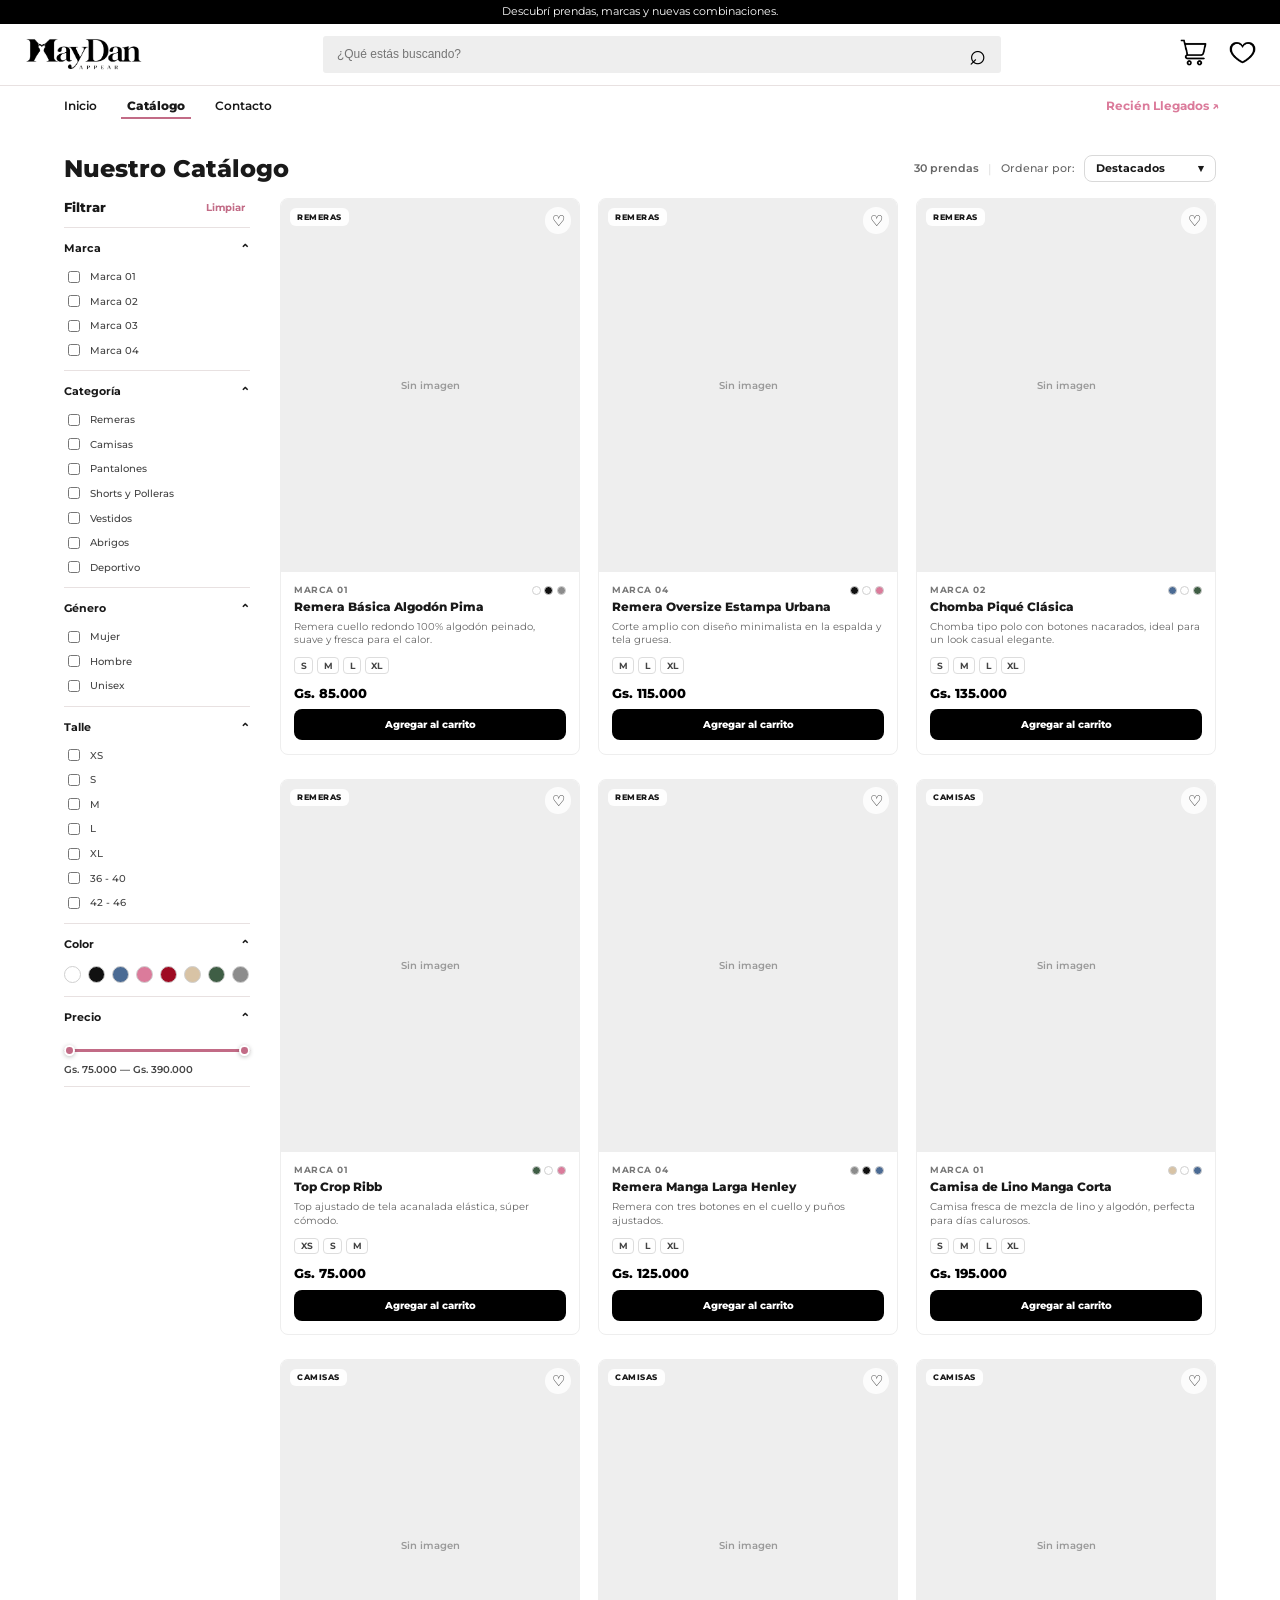
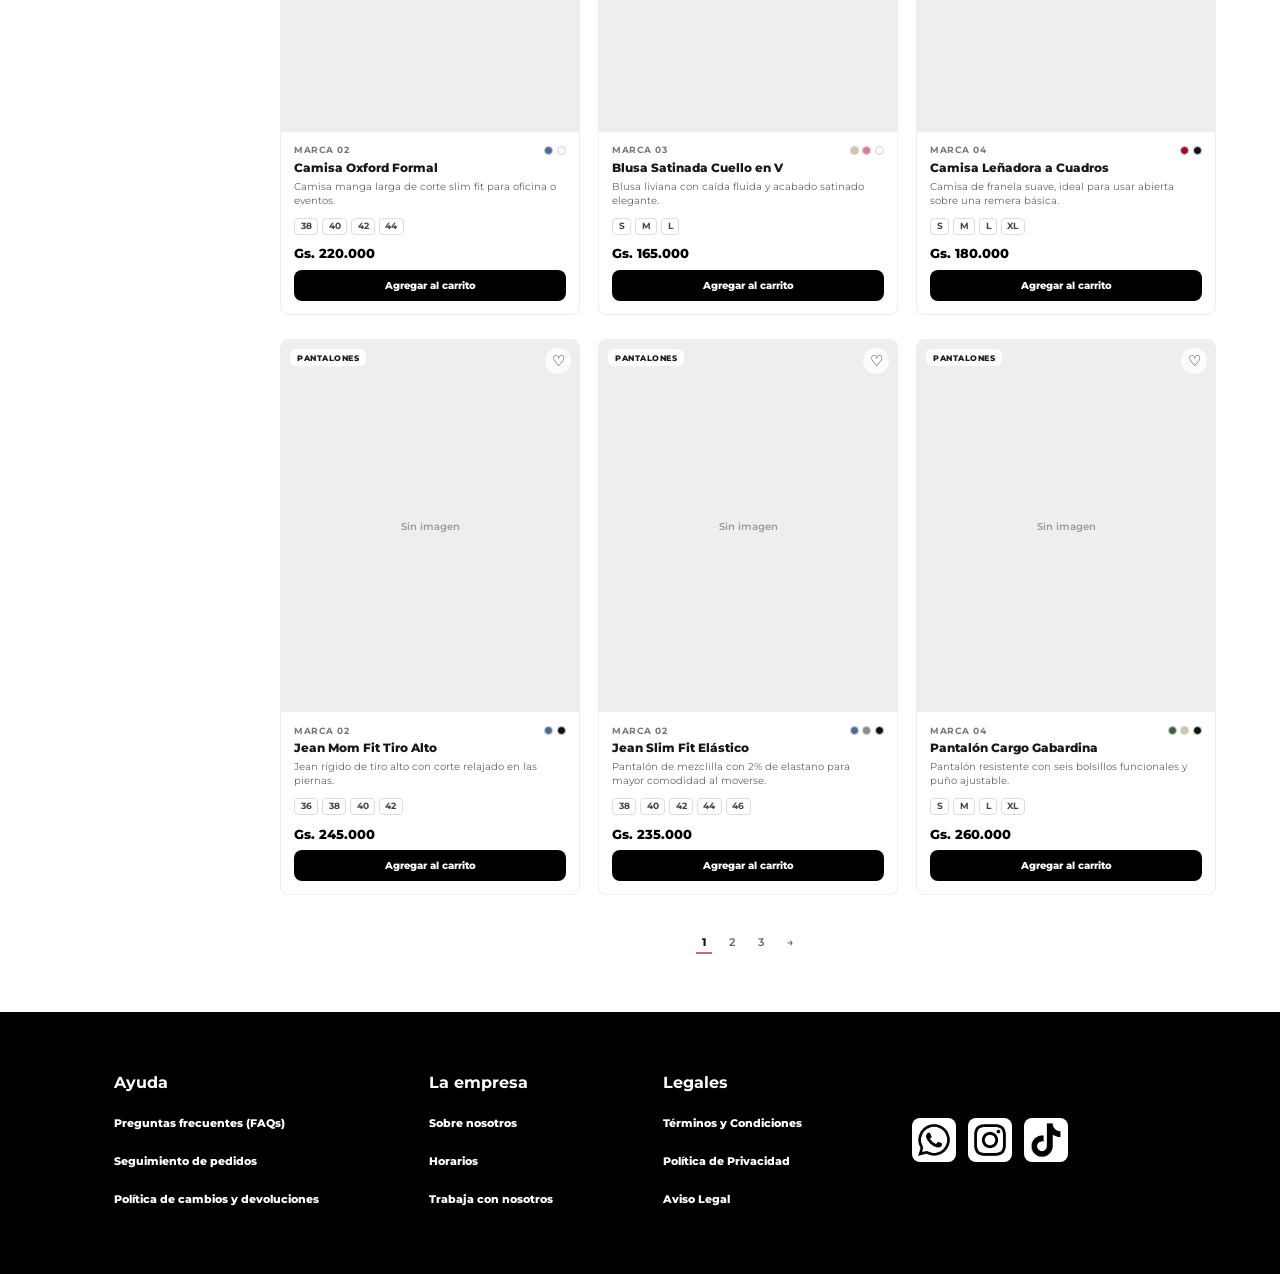
<file: catalogo.html>
<!DOCTYPE html>
<html lang="es">
<head>
  <meta charset="UTF-8">
  <meta name="viewport" content="width=device-width, initial-scale=1.0">
  <title>MayDan Appear | Tienda online</title>
  <link rel="stylesheet" href="catalogoestilos.css">
</head>

<body>

   <!-- TODO: 1) BARRA DE ANUNCIO-->
<div class="cabecera-fija">

  <div class="barraanuncio">
    Descubrí prendas, marcas y nuevas combinaciones.
  </div>

  <header class="header">
    <div class="barraprincipal">
      <img class="logotipo" src="logo.png" alt="Logotipo de MayDan Appear">

      <!-- CUADRO DE BUSQUEDA -->
      <form class="barrabusqueda" role="search">
        <input class="inputbuscador"
               type="search"
               aria-label="Buscar"
               autocomplete="off"
               inputmode="search"
               placeholder="¿Qué estás buscando?">
        <button type="submit" class="botonbuscador" aria-label="Buscar">
          <span class="iconobuscar">⌕</span>
        </button>
      </form>

      <nav class="botonesextra">
        <a href="carro.html"><img class="iconocarrito" src="carro.png" alt="Carrito de Compras"></a>
        <a href="favoritos.html"><img class="iconofavoritos" src="corazon.png" alt="Favoritos"></a>
      </nav>
    </div>
  </header>

  <hr class="linea1">

  <!-- BARRA DE MENÚ -->
  <nav class="menu">
    <a href="index.html" class="inicio">Inicio</a>
    <a href="catalogo.html" class="catalogo">Catálogo</a>
    <a href="contacto.html" class="contacto">Contacto</a>
    <a href="recienllegados.html" class="recienllegados">Recién Llegados ↗</a>
  </nav>

</div>


<main class="catalogo-seccion">

  <!-- Cabecera superior: Título + Contador + Ordenar por -->
  <div class="catalogo-top-bar">
    <h1 class="catalogo-titulo">Nuestro Catálogo</h1>

    <div class="catalogo-meta">
      <span class="catalogo-subtitulo" id="contador-productos">30 prendas</span>
      <span class="catalogo-divisor">|</span>
      <span class="orden-label">Ordenar por:</span>

      <div class="dropdown-maydan" id="dropdown-orden">
        <button type="button" class="dropdown-boton" aria-expanded="false">
          <span class="dropdown-texto">Destacados</span>
          <span class="dropdown-icono">▾</span>
        </button>
        <ul class="dropdown-lista">
          <li class="dropdown-opcion activo" data-valor="defecto">Destacados</li>
          <li class="dropdown-opcion" data-valor="menor">Precio: Menor a mayor</li>
          <li class="dropdown-opcion" data-valor="mayor">Precio: Mayor a menor</li>
        </ul>
      </div>
    </div>
  </div>



  <!-- Diseño en 2 columnas: Barra lateral izquierda + Grilla de prendas -->
  <div class="catalogo-layout">

    <!-- BARRA LATERAL DE FILTROS -->
    <aside class="filtros-sidebar">
      <div class="sidebar-cabecera">
        <h2 class="sidebar-titulo">Filtrar</h2>
        <button type="button" class="btn-limpiar" id="btn-limpiar-filtros">Limpiar</button>
      </div>

      <!-- Filtro: Marca -->
      <div class="filtro-grupo">
        <button type="button" class="filtro-grupo-btn">
          <span>Marca</span>
          <span class="filtro-flecha">⌃</span>
        </button>
        <div class="filtro-contenido">
          <label class="filtro-checkbox-label"><input type="checkbox" class="filtro-check" data-tipo="marca" value="Marca 01"> Marca 01</label>
          <label class="filtro-checkbox-label"><input type="checkbox" class="filtro-check" data-tipo="marca" value="Marca 02"> Marca 02</label>
          <label class="filtro-checkbox-label"><input type="checkbox" class="filtro-check" data-tipo="marca" value="Marca 03"> Marca 03</label>
          <label class="filtro-checkbox-label"><input type="checkbox" class="filtro-check" data-tipo="marca" value="Marca 04"> Marca 04</label>
        </div>
      </div>

      <!-- Filtro: Categoría -->
      <div class="filtro-grupo">
        <button type="button" class="filtro-grupo-btn">
          <span>Categoría</span>
          <span class="filtro-flecha">⌃</span>
        </button>
        <div class="filtro-contenido">
          <label class="filtro-checkbox-label"><input type="checkbox" class="filtro-check" data-tipo="categoria" value="Remeras"> Remeras</label>
          <label class="filtro-checkbox-label"><input type="checkbox" class="filtro-check" data-tipo="categoria" value="Camisas"> Camisas</label>
          <label class="filtro-checkbox-label"><input type="checkbox" class="filtro-check" data-tipo="categoria" value="Pantalones"> Pantalones</label>
          <label class="filtro-checkbox-label"><input type="checkbox" class="filtro-check" data-tipo="categoria" value="Shorts y Polleras"> Shorts y Polleras</label>
          <label class="filtro-checkbox-label"><input type="checkbox" class="filtro-check" data-tipo="categoria" value="Vestidos"> Vestidos</label>
          <label class="filtro-checkbox-label"><input type="checkbox" class="filtro-check" data-tipo="categoria" value="Abrigos"> Abrigos</label>
          <label class="filtro-checkbox-label"><input type="checkbox" class="filtro-check" data-tipo="categoria" value="Deportivo"> Deportivo</label>
        </div>
      </div>

      <!-- Filtro: Género -->
      <div class="filtro-grupo">
        <button type="button" class="filtro-grupo-btn">
          <span>Género</span>
          <span class="filtro-flecha">⌃</span>
        </button>
        <div class="filtro-contenido">
          <label class="filtro-checkbox-label"><input type="checkbox" class="filtro-check" data-tipo="genero" value="Mujer"> Mujer</label>
          <label class="filtro-checkbox-label"><input type="checkbox" class="filtro-check" data-tipo="genero" value="Hombre"> Hombre</label>
          <label class="filtro-checkbox-label"><input type="checkbox" class="filtro-check" data-tipo="genero" value="Unisex"> Unisex</label>
        </div>
      </div>

      <!-- Filtro: Talle -->
      <div class="filtro-grupo">
        <button type="button" class="filtro-grupo-btn">
          <span>Talle</span>
          <span class="filtro-flecha">⌃</span>
        </button>
        <div class="filtro-contenido">
          <label class="filtro-checkbox-label"><input type="checkbox" class="filtro-check" data-tipo="talle" value="XS"> XS</label>
          <label class="filtro-checkbox-label"><input type="checkbox" class="filtro-check" data-tipo="talle" value="S"> S</label>
          <label class="filtro-checkbox-label"><input type="checkbox" class="filtro-check" data-tipo="talle" value="M"> M</label>
          <label class="filtro-checkbox-label"><input type="checkbox" class="filtro-check" data-tipo="talle" value="L"> L</label>
          <label class="filtro-checkbox-label"><input type="checkbox" class="filtro-check" data-tipo="talle" value="XL"> XL</label>
          <label class="filtro-checkbox-label"><input type="checkbox" class="filtro-check" data-tipo="talle" value="38"> 36 - 40</label>
          <label class="filtro-checkbox-label"><input type="checkbox" class="filtro-check" data-tipo="talle" value="42"> 42 - 46</label>
        </div>
      </div>

      <!-- Filtro: Color -->
      <div class="filtro-grupo">
        <button type="button" class="filtro-grupo-btn">
          <span>Color</span>
          <span class="filtro-flecha">⌃</span>
        </button>
        <div class="filtro-contenido">
          <div class="colores-grid">
            <button type="button" class="color-circulo" data-color="blanco" title="Blanco" style="background-color: #ffffff;"></button>
            <button type="button" class="color-circulo" data-color="negro" title="Negro" style="background-color: #111111;"></button>
            <button type="button" class="color-circulo" data-color="azul" title="Azul" style="background-color: #4b6b94;"></button>
            <button type="button" class="color-circulo" data-color="rosa" title="Rosa" style="background-color: #db7b9b;"></button>
            <button type="button" class="color-circulo" data-color="rojo" title="Rojo / Bordo" style="background-color: #9e0b22;"></button>
            <button type="button" class="color-circulo" data-color="beige" title="Beige / Marrón" style="background-color: #d8c3a5;"></button>
            <button type="button" class="color-circulo" data-color="verde" title="Verde" style="background-color: #3f5e45;"></button>
            <button type="button" class="color-circulo" data-color="gris" title="Gris" style="background-color: #8c8c8c;"></button>
          </div>
        </div>
      </div>

      <!-- Filtro: Precio -->
      <div class="filtro-grupo">
        <button type="button" class="filtro-grupo-btn">
          <span>Precio</span>
          <span class="filtro-flecha">⌃</span>
        </button>
        <div class="filtro-contenido">
          <div class="rango-precio-box">
            <div class="rango-slider-wrap">
              <div class="rango-barra-fondo"></div>
              <div class="rango-barra-activa" id="rango-barra-activa"></div>
              <input type="range" id="precio-min" class="rango-input" min="75000" max="390000" step="5000" value="75000">
              <input type="range" id="precio-max" class="rango-input" min="75000" max="390000" step="5000" value="390000">
            </div>
            <div class="rango-valores" id="rango-valores">Gs. 75.000 — Gs. 390.000</div>
          </div>
        </div>
      </div>
    </aside>

    <!-- ZONA PRINCIPAL DE PRENDAS + PAGINACIÓN -->
    <section class="catalogo-principal">
      <div id="grid-productos" class="catalogo-grid"></div>
      <div id="paginacion" class="paginacion"></div>
    </section>

  </div>

</main>

<footer class="footer">
  <div class="footer-container">
    <div class="footer-columna">
      <h3 class="footer-titulo">Ayuda</h3>
      <ul class="footer-lista">
        <li>
          <a href="#" class="footer-boton">
            <span>Preguntas frecuentes (FAQs)</span>
            <span class="footer-flecha">&#10132;</span>
          </a>
        </li>
        <li>
          <a href="#" class="footer-boton">
            <span>Seguimiento de pedidos</span>
            <span class="footer-flecha">&#10132;</span>
          </a>
        </li>
        <li>
          <a href="#" class="footer-boton">
            <span>Política de cambios y devoluciones</span>
            <span class="footer-flecha">&#10132;</span>
          </a>
        </li>
      </ul>
    </div>

    <div class="footer-columna">
      <h3 class="footer-titulo">La empresa</h3>
      <ul class="footer-lista">
        <li>
          <a href="#" class="footer-boton">
            <span>Sobre nosotros</span>
            <span class="footer-flecha">&#10132;</span>
          </a>
        </li>
        <li>
          <a href="#" class="footer-boton">
            <span>Horarios</span>
            <span class="footer-flecha">&#10132;</span>
          </a>
        </li>
        <li>
          <a href="#" class="footer-boton">
            <span>Trabaja con nosotros</span>
            <span class="footer-flecha">&#10132;</span>
          </a>
        </li>
      </ul>
    </div>

    <div class="footer-columna">
      <h3 class="footer-titulo">Legales</h3>
      <ul class="footer-lista">
        <li>
          <a href="#" class="footer-boton">
            <span>Términos y Condiciones</span>
            <span class="footer-flecha">&#10132;</span>
          </a>
        </li>
        <li>
          <a href="#" class="footer-boton">
            <span>Política de Privacidad</span>
            <span class="footer-flecha">&#10132;</span>
          </a>
        </li>
        <li>
          <a href="#" class="footer-boton">
            <span>Aviso Legal</span>
            <span class="footer-flecha">&#10132;</span>
          </a>
        </li>
      </ul>
    </div>


    <div class="footer-columna footer-columna-redes">
      <div class="redes-sociales">
        <a href="https://wa.me/" class="footer-boton-social" target="_blank" rel="noopener noreferrer">
          <img src="3.png" alt="WhatsApp" class="footer-icono-social">
        </a>
        <a href="https://instagram.com/" class="footer-boton-social" target="_blank" rel="noopener noreferrer">
          <img src="2.png" alt="Instagram" class="footer-icono-social">
        </a>
        <a href="https://tiktok.com/" class="footer-boton-social" target="_blank" rel="noopener noreferrer">
          <img src="1.png" alt="TikTok" class="footer-icono-social">
        </a>
      </div>
    </div>
  </div>
</footer>

<script src="catalogo.js"></script>
</body>
</html>
</file>
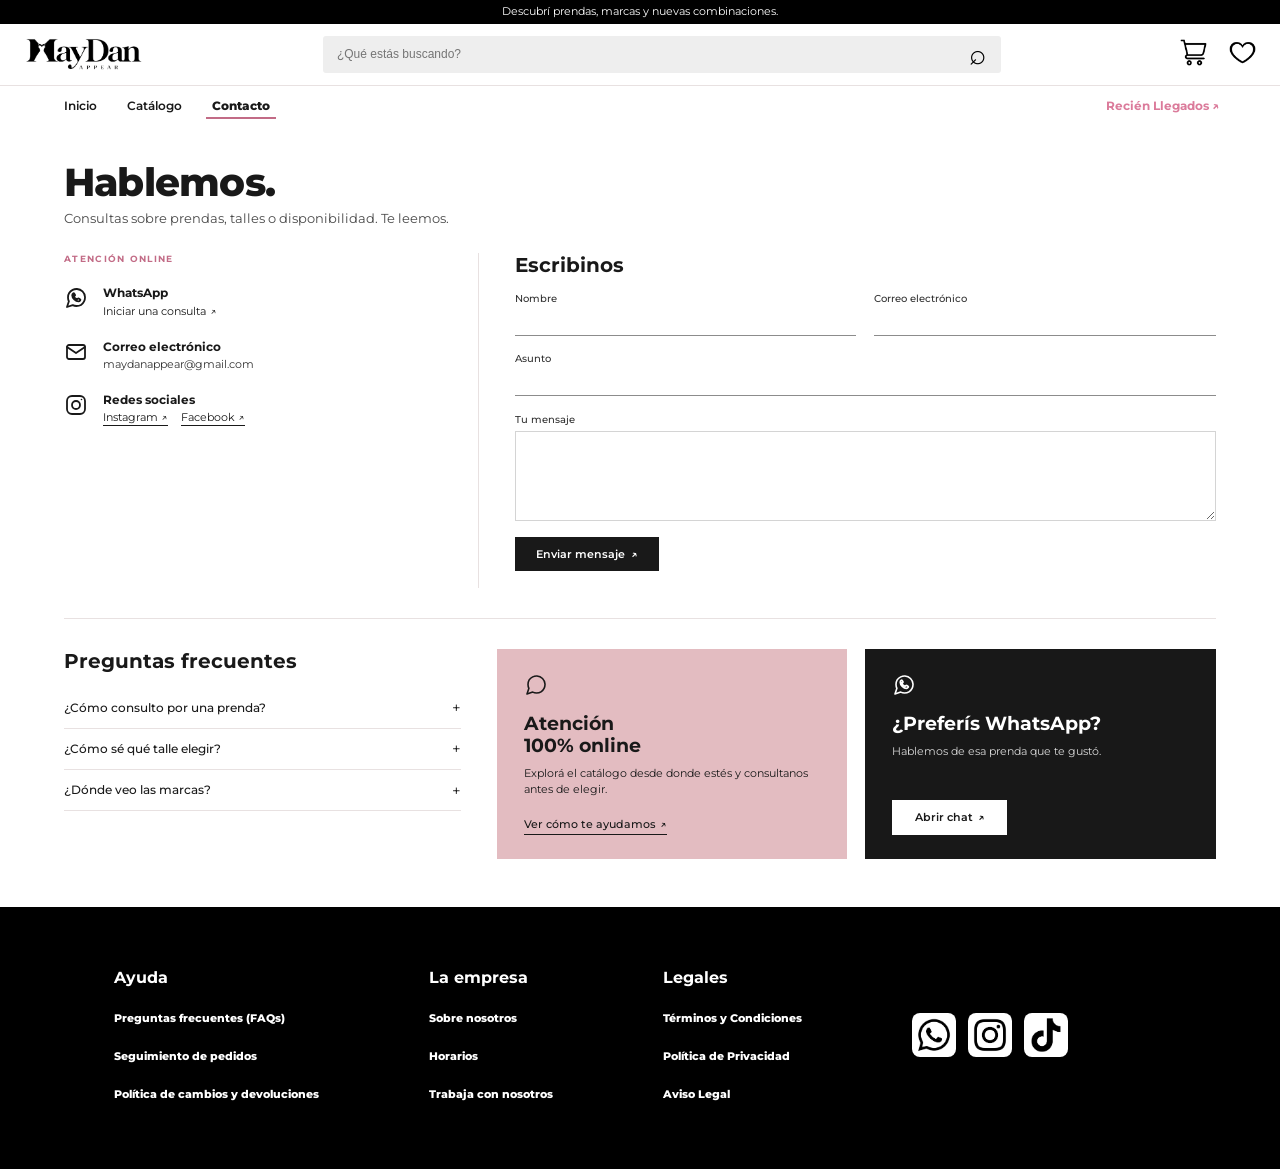
<file: contacto.html>
<!DOCTYPE html>
<html lang="es">
<head>
  <meta charset="UTF-8">
  <meta name="viewport" content="width=device-width, initial-scale=1.0">
  <title>MayDan Appear | Contacto</title>
  <link rel="stylesheet" href="contactoestilos.css">
</head>

<body>

<!-- CABECERA FIJA -->
<div class="cabecera-fija">

  <div class="barraanuncio">
    Descubrí prendas, marcas y nuevas combinaciones.
  </div>

  <header class="header">
    <div class="barraprincipal">
      <img class="logotipo" src="logo.png" alt="Logotipo de MayDan Appear">

      <!-- CUADRO DE BÚSQUEDA -->
      <form class="barrabusqueda" role="search">
        <input class="inputbuscador"
               type="search"
               aria-label="Buscar"
               autocomplete="off"
               inputmode="search"
               placeholder="¿Qué estás buscando?">
        <button type="submit" class="botonbuscador" aria-label="Buscar">
          <span class="iconobuscar">⌕</span>
        </button>
      </form>

      <nav class="botonesextra">
        <a href="carro.html"><img class="iconocarrito" src="carro.png" alt="Carrito de Compras"></a>
        <a href="favoritos.html"><img class="iconofavoritos" src="corazon.png" alt="Favoritos"></a>
      </nav>
    </div>
  </header>

  <hr class="linea1">

  <!-- BARRA DE MENÚ -->
  <nav class="menu">
    <a href="index.html" class="inicio">Inicio</a>
    <a href="catalogo.html" class="catalogo">Catálogo</a>
    <a href="contacto.html" class="contacto activo">Contacto</a>
    <a href="recienllegados.html" class="recienllegados">Recién Llegados ↗</a>
  </nav>

</div>

<!-- CONTENIDO PRINCIPAL DE CONTACTO -->
<main class="contacto-main">

  <!-- Encabezado de página -->
  <header class="contacto-intro">
    <h1 class="contacto-titulo">Hablemos.</h1>
    <p class="contacto-subtitulo">Consultas sobre prendas, talles o disponibilidad. Te leemos.</p>
  </header>

  <!-- Sección superior: Atención online + Formulario -->
  <section class="contacto-superior">

    <!-- Columna izquierda: Canales de atención -->
    <div class="contacto-info">
      <span class="etiqueta-atencion">ATENCIÓN ONLINE</span>

      <div class="canal-lista">

        <!-- WhatsApp -->
        <div class="canal-item">
          <div class="canal-icono" aria-hidden="true">
            <svg viewBox="0 0 24 24" fill="none" stroke="currentColor" stroke-width="1.8" stroke-linecap="round" stroke-linejoin="round">
              <path d="M21 11.5a8.38 8.38 0 0 1-.9 3.8 8.5 8.5 0 0 1-7.6 4.7 8.38 8.38 0 0 1-3.8-.9L3 21l1.9-5.7a8.38 8.38 0 0 1-.9-3.8 8.5 8.5 0 0 1 4.7-7.6 8.38 8.38 0 0 1 3.8-.9h.5a8.48 8.48 0 0 1 8 8v.5z"/>
              <path d="M9.5 9.5c.3 1.4 1.6 3.1 3.5 3.8l1.1-.8c.2-.2.5-.2.7 0l1.4 1c.2.2.3.5.1.7-.4.7-1.1 1.2-1.9 1.2-2.8 0-6.2-3.4-6.2-6.2 0-.8.5-1.5 1.2-1.9.2-.2.5-.1.7.1l.9 1.4c.1.2.1.5-.1.7l-.4.4z"/>
            </svg>
          </div>
          <div class="canal-texto">
            <h2 class="canal-titulo">WhatsApp</h2>
            <a href="https://wa.me/" target="_blank" rel="noopener noreferrer" class="canal-enlace">
              Iniciar una consulta <span aria-hidden="true">↗</span>
            </a>
          </div>
        </div>

        <!-- Correo electrónico -->
        <div class="canal-item">
          <div class="canal-icono" aria-hidden="true">
            <svg viewBox="0 0 24 24" fill="none" stroke="currentColor" stroke-width="1.8" stroke-linecap="round" stroke-linejoin="round">
              <rect x="3" y="5" width="18" height="14" rx="2"/>
              <path d="M3 7l9 6 9-6"/>
            </svg>
          </div>
          <div class="canal-texto">
            <h2 class="canal-titulo">Correo electrónico</h2>
            <p class="canal-detalle">maydanappear@gmail.com</p>
          </div>
        </div>

        <!-- Redes sociales -->
        <div class="canal-item">
          <div class="canal-icono" aria-hidden="true">
            <svg viewBox="0 0 24 24" fill="none" stroke="currentColor" stroke-width="1.8" stroke-linecap="round" stroke-linejoin="round">
              <rect x="3" y="3" width="18" height="18" rx="5"/>
              <circle cx="12" cy="12" r="4"/>
              <circle cx="17.5" cy="6.5" r="0.8" fill="currentColor" stroke="none"/>
            </svg>
          </div>
          <div class="canal-texto">
            <h2 class="canal-titulo">Redes sociales</h2>
            <div class="canal-redes">
              <a href="https://instagram.com/" target="_blank" rel="noopener noreferrer" class="canal-enlace-subrayado">
                Instagram <span aria-hidden="true">↗</span>
              </a>
              <a href="https://facebook.com/" target="_blank" rel="noopener noreferrer" class="canal-enlace-subrayado">
                Facebook <span aria-hidden="true">↗</span>
              </a>
            </div>
          </div>
        </div>

      </div>


    </div>

    <!-- Columna derecha: Formulario -->
    <div class="contacto-formulario-wrap">
      <h2 class="seccion-subtitulo">Escribinos</h2>

      <form class="contacto-form" id="form-contacto">
        <div class="form-fila-doble">
          <div class="form-campo">
            <label for="nombre">Nombre</label>
            <input type="text" id="nombre" name="nombre" required>
          </div>

          <div class="form-campo">
            <label for="correo">Correo electrónico</label>
            <input type="email" id="correo" name="correo" required>
          </div>
        </div>

        <div class="form-campo">
          <label for="asunto">Asunto</label>
          <input type="text" id="asunto" name="asunto" required>
        </div>

        <div class="form-campo">
          <label for="mensaje">Tu mensaje</label>
          <textarea id="mensaje" name="mensaje" rows="5" required></textarea>
        </div>

        <button type="submit" class="boton-enviar">
          Enviar mensaje <span aria-hidden="true">↗</span>
        </button>

        <p class="form-estado" id="form-estado" aria-live="polite"></p>
      </form>
    </div>

  </section>

  <hr class="contacto-divisor">

  <!-- Sección inferior: Preguntas frecuentes + Tarjetas -->
  <section class="contacto-inferior">

    <!-- Preguntas frecuentes -->
    <div class="faq-bloque">
      <h2 class="seccion-subtitulo">Preguntas frecuentes</h2>

      <div class="faq-lista">
        <div class="faq-item">
          <button type="button" class="faq-pregunta" aria-expanded="false">
            <span>¿Cómo consulto por una prenda?</span>
            <span class="faq-signo" aria-hidden="true">+</span>
          </button>
          <div class="faq-respuesta">
            <p>Podés escribirnos por WhatsApp o mediante el formulario indicando el nombre de la prenda, una captura o el enlace del catálogo para confirmarte stock y colores disponibles.</p>
          </div>
        </div>

        <div class="faq-item">
          <button type="button" class="faq-pregunta" aria-expanded="false">
            <span>¿Cómo sé qué talle elegir?</span>
            <span class="faq-signo" aria-hidden="true">+</span>
          </button>
          <div class="faq-respuesta">
            <p>Contanos tus medidas aproximadas o el talle que usás habitualmente y te asesoramos con las medidas reales de cada marca antes de confirmar tu compra.</p>
          </div>
        </div>

        <div class="faq-item">
          <button type="button" class="faq-pregunta" aria-expanded="false">
            <span>¿Dónde veo las marcas?</span>
            <span class="faq-signo" aria-hidden="true">+</span>
          </button>
          <div class="faq-respuesta">
            <p>Podés explorar todas nuestras marcas disponibles desde la sección <a href="catalogo.html">Catálogo</a> o desde la barra de marcas en el inicio.</p>
          </div>
        </div>
      </div>
    </div>

    <!-- Tarjeta rosa: Atención 100% online -->
    <article class="tarjeta-info tarjeta-rosa">
      <div class="tarjeta-icono" aria-hidden="true">
        <svg viewBox="0 0 24 24" fill="none" stroke="currentColor" stroke-width="1.6" stroke-linecap="round" stroke-linejoin="round">
          <path d="M21 11.5a8.38 8.38 0 0 1-.9 3.8 8.5 8.5 0 0 1-7.6 4.7 8.38 8.38 0 0 1-3.8-.9L3 21l1.9-5.7a8.38 8.38 0 0 1-.9-3.8 8.5 8.5 0 0 1 4.7-7.6 8.38 8.38 0 0 1 3.8-.9h.5a8.48 8.48 0 0 1 8 8v.5z"/>
        </svg>
      </div>
      <h3 class="tarjeta-titulo">Atención<br>100% online</h3>
      <p class="tarjeta-texto">Explorá el catálogo desde donde estés y consultanos antes de elegir.</p>
      <a href="servicios.html" class="tarjeta-link">
        Ver cómo te ayudamos <span aria-hidden="true">↗</span>
      </a>
    </article>

    <!-- Tarjeta negra: WhatsApp -->
    <article class="tarjeta-info tarjeta-negra">
      <div class="tarjeta-icono" aria-hidden="true">
        <svg viewBox="0 0 24 24" fill="none" stroke="currentColor" stroke-width="1.6" stroke-linecap="round" stroke-linejoin="round">
          <path d="M21 11.5a8.38 8.38 0 0 1-.9 3.8 8.5 8.5 0 0 1-7.6 4.7 8.38 8.38 0 0 1-3.8-.9L3 21l1.9-5.7a8.38 8.38 0 0 1-.9-3.8 8.5 8.5 0 0 1 4.7-7.6 8.38 8.38 0 0 1 3.8-.9h.5a8.48 8.48 0 0 1 8 8v.5z"/>
          <path d="M9.5 9.5c.3 1.4 1.6 3.1 3.5 3.8l1.1-.8c.2-.2.5-.2.7 0l1.4 1c.2.2.3.5.1.7-.4.7-1.1 1.2-1.9 1.2-2.8 0-6.2-3.4-6.2-6.2 0-.8.5-1.5 1.2-1.9.2-.2.5-.1.7.1l.9 1.4c.1.2.1.5-.1.7l-.4.4z"/>
        </svg>
      </div>
      <h3 class="tarjeta-titulo">¿Preferís WhatsApp?</h3>
      <p class="tarjeta-texto">Hablemos de esa prenda que te gustó.</p>
      <a href="https://wa.me/" target="_blank" rel="noopener noreferrer" class="tarjeta-boton-blanco">
        Abrir chat <span aria-hidden="true">↗</span>
      </a>
    </article>

  </section>

</main>

<!-- FOOTER -->
<footer class="footer">
  <div class="footer-container">
    <div class="footer-columna">
      <h3 class="footer-titulo">Ayuda</h3>
      <ul class="footer-lista">
        <li>
          <a href="#" class="footer-boton">
            <span>Preguntas frecuentes (FAQs)</span>
            <span class="footer-flecha">&#10132;</span>
          </a>
        </li>
        <li>
          <a href="#" class="footer-boton">
            <span>Seguimiento de pedidos</span>
            <span class="footer-flecha">&#10132;</span>
          </a>
        </li>
        <li>
          <a href="#" class="footer-boton">
            <span>Política de cambios y devoluciones</span>
            <span class="footer-flecha">&#10132;</span>
          </a>
        </li>
      </ul>
    </div>

    <div class="footer-columna">
      <h3 class="footer-titulo">La empresa</h3>
      <ul class="footer-lista">
        <li>
          <a href="#" class="footer-boton">
            <span>Sobre nosotros</span>
            <span class="footer-flecha">&#10132;</span>
          </a>
        </li>
        <li>
          <a href="#" class="footer-boton">
            <span>Horarios</span>
            <span class="footer-flecha">&#10132;</span>
          </a>
        </li>
        <li>
          <a href="#" class="footer-boton">
            <span>Trabaja con nosotros</span>
            <span class="footer-flecha">&#10132;</span>
          </a>
        </li>
      </ul>
    </div>

    <div class="footer-columna">
      <h3 class="footer-titulo">Legales</h3>
      <ul class="footer-lista">
        <li>
          <a href="#" class="footer-boton">
            <span>Términos y Condiciones</span>
            <span class="footer-flecha">&#10132;</span>
          </a>
        </li>
        <li>
          <a href="#" class="footer-boton">
            <span>Política de Privacidad</span>
            <span class="footer-flecha">&#10132;</span>
          </a>
        </li>
        <li>
          <a href="#" class="footer-boton">
            <span>Aviso Legal</span>
            <span class="footer-flecha">&#10132;</span>
          </a>
        </li>
      </ul>
    </div>

    <div class="footer-columna footer-columna-redes">
      <div class="redes-sociales">
        <a href="https://wa.me/" class="footer-boton-social" target="_blank" rel="noopener noreferrer">
          <img src="3.png" alt="WhatsApp" class="footer-icono-social">
        </a>
        <a href="https://instagram.com/" class="footer-boton-social" target="_blank" rel="noopener noreferrer">
          <img src="2.png" alt="Instagram" class="footer-icono-social">
        </a>
        <a href="https://tiktok.com/" class="footer-boton-social" target="_blank" rel="noopener noreferrer">
          <img src="1.png" alt="TikTok" class="footer-icono-social">
        </a>
      </div>
    </div>
  </div>
</footer>

<script>
  // Acordeón de Preguntas Frecuentes
  document.querySelectorAll('.faq-pregunta').forEach((boton) => {
    boton.addEventListener('click', () => {
      const item = boton.closest('.faq-item');
      const abierto = item.classList.contains('abierto');

      document.querySelectorAll('.faq-item').forEach((otro) => {
        otro.classList.remove('abierto');
        otro.querySelector('.faq-pregunta').setAttribute('aria-expanded', 'false');
        otro.querySelector('.faq-signo').textContent = '+';
      });

      if (!abierto) {
        item.classList.add('abierto');
        boton.setAttribute('aria-expanded', 'true');
        boton.querySelector('.faq-signo').textContent = '−';
      }
    });
  });

  // Feedback al enviar el formulario
  const formContacto = document.getElementById('form-contacto');
  const formEstado = document.getElementById('form-estado');

  formContacto.addEventListener('submit', (e) => {
    e.preventDefault();
    formEstado.textContent = '¡Gracias por escribirnos! Recibimos tu consulta y te responderemos a la brevedad.';
    formContacto.reset();
  });
</script>

</body>
</html>
</file>
<file: catalogoestilos.css>
@import url('https://fonts.googleapis.com/css2?family=Montserrat:wght@400;500;600;700;800&display=swap');

html {
  font-size: clamp(12px, 0.8333vw, 24px);
}

* {
  box-sizing: border-box;
}

body {
  margin: 0;
  font-family: 'Montserrat', sans-serif;
  color: #191919;
  background-color: #ffffff;
}

.cabecera-fija {
  position: sticky;
  top: 0;
  z-index: 1000;              /* Asegura que quede siempre por encima del carrusel y demás contenido */
  background-color: #ffffff;  /* Evita que el contenido del scroll se transparente por detrás */
  width: 100%;
}

.barraanuncio {
  background-color: #000000;
  color: #ffffff;
  text-align: center;
  font-size: 0.875rem;
  padding: 0.4375rem 1rem;
}

.header {
  display: flex;
  justify-content: space-between;
  align-items: center;
  padding: 1rem 2rem;
}

.barraprincipal {
  display: flex;
  align-items: center;
  justify-content: space-between;
  gap: 2.5rem;
  width: 100%;
}

.logotipo {
  flex: 0 0 auto;
  width: 10rem;
  height: auto;
}

.barrabusqueda {
  display: flex;
  align-items: center;
  position: relative;
  width: 55%;
  min-width: 0;
  height: 3.125rem;
  gap: 1rem;
  padding: 0 1rem;
  background-color: #eeeeee;
  border-radius: 0.25rem;
}

.barrabusqueda .inputbuscador {
  min-width: 0;
  width: 100%;
  border: none;
  background-color: transparent;
  font-size: 1rem;
  outline: none;
}

.barrabusqueda .botonbuscador {
  position: absolute;
  right: 0.75rem;
  top: 50%;
  transform: translateY(-50%);
  border: none;
  background: none;
  cursor: pointer;
}

.barrabusqueda .iconobuscar {
  font-size: 2.375rem;
}

.botonesextra {
  display: flex;
  gap: 1.875rem;
  justify-content: flex-end;
}

.iconocarrito,
.iconofavoritos {
  width: 2.25rem;
  height: auto;
}

.linea1 {
  margin: 0;
  border: 0;
  border-top: 1px solid #e8e1e1;
}

.menu {
  display: flex;
  align-items: center;
  gap: 2.5rem;
  min-height: 2.5rem;
  padding: 0.5rem 0 1.25rem 5%;
  margin-top: 0.5rem;
  font-size: 1rem;
  font-weight: 500;
}

.catalogo {
  position: relative;
  display: inline-block;
  color: #191919;
  font-weight: 800;
  text-decoration: none;
}

.catalogo::after {
  content: "";
  position: absolute;
  left: -10%;
  width: 120%;
  bottom: -0.5rem;
  height: 0.1875rem;
  background-color: #c26b86;
}

.inicio, .contacto {
  color: #191919;
  text-decoration: none;
  font-weight: 600;
}

.recienllegados {
  margin-left: auto;
  margin-right: 5%;
  color: #db7b9b;
  font-weight: 700;
  text-decoration: none;
}



/* ===== SECCIÓN CATÁLOGO ===== */
.catalogo-seccion {
  padding: 2.2rem 5% 5rem 5%;
  max-width: 1400px;
  margin: 0 auto;
  min-height: 60vh;
}

/* Fila superior: Título + contador + ordenar */
.catalogo-top-bar {
  display: flex;
  flex-wrap: wrap;
  justify-content: space-between;
  align-items: center;
  gap: 1rem;
  margin-bottom: 1.25rem;
}

.catalogo-titulo {
  font-size: 2rem;
  font-weight: 800;
  color: #191919;
  margin: 0;
}

.catalogo-meta {
  display: flex;
  align-items: center;
  gap: 0.75rem;
  flex-wrap: wrap;
}

.catalogo-subtitulo {
  font-size: 0.9rem;
  color: #666666;
  margin: 0;
  font-weight: 600;
}

.catalogo-divisor {
  color: #d9d9d9;
}

.orden-label {
  font-size: 0.9rem;
  color: #666666;
  font-weight: 500;
}


/* Desplegable "Ordenar por" estilo MayDan */
.dropdown-maydan {
  position: relative;
}

.dropdown-boton {
  font-family: 'Montserrat', sans-serif;
  display: flex;
  align-items: center;
  justify-content: space-between;
  gap: 0.75rem;
  padding: 0.5rem 0.9rem;
  min-width: 11rem;
  font-size: 0.875rem;
  font-weight: 700;
  color: #191919;
  background-color: #ffffff;
  border: 1px solid #d9d9d9;
  border-radius: 8px;
  cursor: pointer;
  transition: background-color 0.25s ease, color 0.25s ease, border-color 0.25s ease;
}

.dropdown-boton:hover,
.dropdown-maydan.abierto .dropdown-boton {
  background-color: #db7b9b;
  border-color: #db7b9b;
  color: #ffffff;
}

.dropdown-icono {
  font-size: 0.9rem;
  transition: transform 0.2s ease;
}

.dropdown-maydan.abierto .dropdown-icono {
  transform: rotate(180deg);
}

.dropdown-lista {
  position: absolute;
  top: calc(100% + 0.4rem);
  right: 0;
  min-width: 100%;
  background-color: #ffffff;
  border: 1px solid #e8e1e1;
  border-radius: 8px;
  box-shadow: 0 10px 25px rgba(0, 0, 0, 0.1);
  list-style: none;
  margin: 0;
  padding: 0.4rem;
  z-index: 500;
  display: none;
  flex-direction: column;
  gap: 0.2rem;
}

.dropdown-maydan.abierto .dropdown-lista {
  display: flex;
}

.dropdown-opcion {
  padding: 0.55rem 0.8rem;
  font-size: 0.85rem;
  font-weight: 700;
  color: #191919;
  border-radius: 6px;
  cursor: pointer;
  white-space: nowrap;
  transition: background-color 0.2s ease, color 0.2s ease;
}

.dropdown-opcion:hover {
  background-color: #db7b9b;
  color: #ffffff;
}

.dropdown-opcion.activo {
  background-color: #000000;
  color: #ffffff;
}

/* Layout de 2 columnas: Sidebar + Productos */
.catalogo-layout {
  display: grid;
  grid-template-columns: 15.5rem 1fr;
  gap: 2.5rem;
  align-items: start;
}

/* Barra lateral de filtros */
.filtros-sidebar {
  display: flex;
  flex-direction: column;
}

.sidebar-cabecera {
  display: flex;
  justify-content: space-between;
  align-items: center;
  padding-bottom: 0.9rem;
  border-bottom: 1px solid #e8e1e1;
}

.sidebar-titulo {
  font-size: 1.05rem;
  font-weight: 800;
  margin: 0;
  color: #191919;
}

.btn-limpiar {
  font-family: 'Montserrat', sans-serif;
  background: none;
  border: none;
  color: #c26b86;
  font-size: 0.85rem;
  font-weight: 700;
  cursor: pointer;
  padding: 0.2rem 0.4rem;
  border-radius: 6px;
  transition: background-color 0.2s ease, color 0.2s ease;
}

.btn-limpiar:hover {
  background-color: #db7b9b;
  color: #ffffff;
}

.filtro-grupo {
  border-bottom: 1px solid #e8e1e1;
  padding: 0.9rem 0;
}

.filtro-grupo-btn {
  font-family: 'Montserrat', sans-serif;
  width: 100%;
  display: flex;
  justify-content: space-between;
  align-items: center;
  background: none;
  border: none;
  padding: 0.2rem 0;
  font-size: 0.9rem;
  font-weight: 700;
  color: #191919;
  cursor: pointer;
}

.filtro-flecha {
  font-size: 1rem;
  transition: transform 0.2s ease;
}

.filtro-grupo.cerrado .filtro-flecha {
  transform: rotate(180deg);
}

.filtro-grupo.cerrado .filtro-contenido {
  display: none;
}

.filtro-contenido {
  display: flex;
  flex-direction: column;
  gap: 0.55rem;
  margin-top: 0.75rem;
}

.filtro-checkbox-label {
  display: flex;
  align-items: center;
  gap: 0.6rem;
  font-size: 0.85rem;
  font-weight: 500;
  color: #444444;
  cursor: pointer;
}

.filtro-checkbox-label input[type="checkbox"] {
  width: 1rem;
  height: 1rem;
  accent-color: #c26b86;
  cursor: pointer;
}

/* Círculos de color en la barra lateral */
.colores-grid {
  display: flex;
  flex-wrap: wrap;
  gap: 0.55rem;
  padding: 0.2rem 0;
}

.color-circulo {
  width: 1.45rem;
  height: 1.45rem;
  border-radius: 50%;
  border: 1px solid #d0d0d0;
  cursor: pointer;
  transition: transform 0.2s ease, box-shadow 0.2s ease;
}

.color-circulo:hover {
  transform: scale(1.12);
}

.color-circulo.activo {
  box-shadow: 0 0 0 2px #ffffff, 0 0 0 4px #c26b86;
}

/* Rango de precio doble */
.rango-precio-box {
  padding-top: 0.4rem;
}

.rango-slider-wrap {
  position: relative;
  height: 1.5rem;
  display: flex;
  align-items: center;
}

.rango-barra-fondo {
  position: absolute;
  width: 100%;
  height: 3px;
  background-color: #e0e0e0;
  border-radius: 3px;
}

.rango-barra-activa {
  position: absolute;
  height: 3px;
  background-color: #c26b86;
  border-radius: 3px;
}

.rango-input {
  position: absolute;
  width: 100%;
  appearance: none;
  -webkit-appearance: none;
  background: none;
  pointer-events: none;
  margin: 0;
}

.rango-input::-webkit-slider-thumb {
  -webkit-appearance: none;
  pointer-events: auto;
  width: 0.9rem;
  height: 0.9rem;
  border-radius: 50%;
  background-color: #c26b86;
  cursor: pointer;
  border: 2px solid #ffffff;
  box-shadow: 0 1px 4px rgba(0, 0, 0, 0.25);
}

.rango-input::-moz-range-thumb {
  pointer-events: auto;
  width: 0.9rem;
  height: 0.9rem;
  border-radius: 50%;
  background-color: #c26b86;
  cursor: pointer;
  border: 2px solid #ffffff;
  box-shadow: 0 1px 4px rgba(0, 0, 0, 0.25);
}

.rango-valores {
  font-size: 0.8rem;
  font-weight: 600;
  color: #444444;
  margin-top: 0.4rem;
}

/* Grilla de tarjetas (3 columnas en escritorio como la imagen) */
.catalogo-grid {
  display: grid;
  grid-template-columns: repeat(3, 1fr);
  gap: 2rem 1.5rem;
}

.producto-card {
  display: flex;
  flex-direction: column;
  background-color: #ffffff;
  border: 1px solid #eeeeee;
  border-radius: 8px;
  overflow: hidden;
  transition: transform 0.25s ease, box-shadow 0.25s ease;
}

.producto-card:hover {
  transform: translateY(-4px);
  box-shadow: 0 10px 24px rgba(0, 0, 0, 0.08);
}

.producto-imagen-box {
  position: relative;
  width: 100%;
  aspect-ratio: 4 / 5;
  background-color: #eeeeee;
  overflow: hidden;
}

.producto-imagen {
  width: 100%;
  height: 100%;
  object-fit: cover;
  display: block;
  transition: transform 0.35s ease;
}

.producto-card:hover .producto-imagen {
  transform: scale(1.04);
}

.producto-imagen-vacia {
  width: 100%;
  height: 100%;
  display: flex;
  align-items: center;
  justify-content: center;
  background-color: #eeeeee;
  color: #999999;
  font-size: 0.85rem;
  font-weight: 600;
}

.producto-etiqueta {
  position: absolute;
  top: 0.75rem;
  left: 0.75rem;
  background-color: rgba(255, 255, 255, 0.94);
  color: #191919;
  font-size: 0.68rem;
  font-weight: 800;
  text-transform: uppercase;
  padding: 0.3rem 0.6rem;
  border-radius: 6px;
  letter-spacing: 0.5px;
}

/* Botón corazón de favoritos */
.btn-favorito {
  position: absolute;
  top: 0.65rem;
  right: 0.65rem;
  width: 2.2rem;
  height: 2.2rem;
  border-radius: 50%;
  border: none;
  background-color: rgba(255, 255, 255, 0.85);
  color: #191919;
  font-size: 1.25rem;
  line-height: 1;
  display: flex;
  align-items: center;
  justify-content: center;
  cursor: pointer;
  transition: transform 0.2s ease, background-color 0.2s ease, color 0.2s ease;
}

.btn-favorito:hover {
  transform: scale(1.1);
  background-color: #ffffff;
}

.btn-favorito.activo {
  color: #db7b9b;
  background-color: #ffffff;
}

.producto-info {
  padding: 1.1rem;
  display: flex;
  flex-direction: column;
  flex-grow: 1;
}

.producto-fila-top {
  display: flex;
  justify-content: space-between;
  align-items: center;
  gap: 0.5rem;
  margin-bottom: 0.35rem;
}

.producto-marca {
  font-size: 0.72rem;
  font-weight: 700;
  color: #777777;
  text-transform: uppercase;
  letter-spacing: 0.5px;
}

.producto-colores-dots {
  display: flex;
  gap: 0.3rem;
}

.color-dot {
  width: 0.75rem;
  height: 0.75rem;
  border-radius: 50%;
  border: 1px solid #d0d0d0;
}

.producto-nombre {
  font-size: 1rem;
  font-weight: 800;
  color: #191919;
  margin: 0 0 0.4rem 0;
  line-height: 1.3;
}

.producto-desc {
  font-size: 0.82rem;
  color: #666666;
  margin: 0 0 0.85rem 0;
  line-height: 1.4;
  flex-grow: 1;
}

.producto-tallas {
  display: flex;
  flex-wrap: wrap;
  gap: 0.35rem;
  margin-bottom: 0.9rem;
}

.talla-pill {
  font-size: 0.72rem;
  font-weight: 700;
  padding: 0.2rem 0.45rem;
  border: 1px solid #dddddd;
  border-radius: 4px;
  color: #444444;
}

.producto-pie {
  display: flex;
  flex-direction: column;
  gap: 0.7rem;
  margin-top: auto;
}

.producto-precio {
  font-size: 1.1rem;
  font-weight: 800;
  color: #000000;
  margin: 0;
}

.btn-agregar {
  font-family: 'Montserrat', sans-serif;
  width: 100%;
  padding: 0.75rem;
  background-color: #000000;
  color: #ffffff;
  border: none;
  border-radius: 8px;
  font-size: 0.85rem;
  font-weight: 800;
  cursor: pointer;
  transition: background-color 0.25s ease, color 0.25s ease;
}

.btn-agregar:hover {
  background-color: #db7b9b;
  color: #ffffff;
}

.sin-resultados {
  grid-column: 1 / -1;
  text-align: center;
  padding: 3rem 1rem;
  color: #666666;
  font-size: 1.05rem;
  font-weight: 600;
}

/* Paginación inferior (1 2 3 →) */
.paginacion {
  display: flex;
  justify-content: center;
  align-items: center;
  gap: 0.9rem;
  margin-top: 3rem;
}

.btn-pagina {
  font-family: 'Montserrat', sans-serif;
  background: none;
  border: none;
  font-size: 0.95rem;
  font-weight: 600;
  color: #666666;
  padding: 0.3rem 0.5rem;
  cursor: pointer;
  position: relative;
  transition: color 0.2s ease;
}

.btn-pagina:hover {
  color: #c26b86;
}

.btn-pagina.activo {
  color: #191919;
  font-weight: 800;
}

.btn-pagina.activo::after {
  content: "";
  position: absolute;
  left: 0;
  bottom: -2px;
  width: 100%;
  height: 2px;
  background-color: #c26b86;
}




.footer {
  background-color: #000000;
  padding: 60px 8%;
  width: 100%;
  box-sizing: border-box;
}

.footer-container {
  display: flex;
  flex-wrap: wrap;
  justify-content: flex-start;
  align-items: flex-start;
  gap: 40px 60px;
  max-width: 1400px;
  margin: 0;
}

.footer-columna {
  display: flex;
  flex-direction: column;
  align-items: flex-start;
  text-align: left;
}

.footer-columna-redes {
  padding-top: 46px;
}

.footer-titulo {
  color: #ffffff;
  font-size: 1.35rem;
  font-weight: 700;
  margin: 0 0 16px 0;
  padding-left: 12px;
  text-align: left;
}

.footer-lista {
  list-style: none;
  padding: 0;
  margin: 0;
  display: flex;
  flex-direction: column;
  font-weight: 800;
  gap: 8px;
}

.footer-boton {
  display: inline-flex;
  align-items: center;
  justify-content: space-between;
  gap: 14px;
  padding: 8px 12px;
  border-radius: 6px;
  background-color: transparent;
  color: #ffffff;
  text-decoration: none;
  font-size: 0.95rem;
  transition: background-color 0.25s ease, color 0.25s ease;
}

.footer-boton:hover {
  background-color: #db7b9b;
  color: #000000;
}

.footer-flecha {
  font-size: 1.15rem;
  line-height: 1;
  font-size: mediu,;
  opacity: 0;
  transform: translateX(-6px);
  transition: opacity 0.25s ease, transform 0.25s ease;
}

.footer-boton:hover .footer-flecha {
  opacity: 1;
  transform: translateX(0);
}

.redes-sociales {
  display: flex;
  gap: 12px;
  align-items: center;
  padding-left: 12px;
}

.footer-boton-social {
  display: inline-block;
  width: 44px;
  height: 44px;
  border-radius: 8px;
  overflow: hidden;
  text-decoration: none;
  transition: transform 0.25s ease;
}

.footer-boton-social:hover {
  transform: scale(1.1);
}

.footer-icono-social {
  width: 100%;
  height: 100%;
  object-fit: cover;
  display: block;
}
</file>
<file: contactoestilos.css>
@import url('https://fonts.googleapis.com/css2?family=Montserrat:wght@400;500;600;700;800&display=swap');

html {
  font-size: clamp(12px, 0.8333vw, 24px);
}

* {
  box-sizing: border-box;
}

body {
  margin: 0;
  font-family: 'Montserrat', sans-serif;
  color: #191919;
  background-color: #ffffff;
}

.cabecera-fija {
  position: sticky;
  top: 0;
  z-index: 1000;              /* Asegura que quede siempre por encima del carrusel y demás contenido */
  background-color: #ffffff;  /* Evita que el contenido del scroll se transparente por detrás */
  width: 100%;
}

.barraanuncio {
  background-color: #000000;
  color: #ffffff;
  text-align: center;
  font-size: 0.875rem;
  padding: 0.4375rem 1rem;
}

.header {
  display: flex;
  justify-content: space-between;
  align-items: center;
  padding: 1rem 2rem;
}

.barraprincipal {
  display: flex;
  align-items: center;
  justify-content: space-between;
  gap: 2.5rem;
  width: 100%;
}

.logotipo {
  flex: 0 0 auto;
  width: 10rem;
  height: auto;
}

.barrabusqueda {
  display: flex;
  align-items: center;
  position: relative;
  width: 55%;
  min-width: 0;
  height: 3.125rem;
  gap: 1rem;
  padding: 0 1rem;
  background-color: #eeeeee;
  border-radius: 0.25rem;
}

.barrabusqueda .inputbuscador {
  min-width: 0;
  width: 100%;
  border: none;
  background-color: transparent;
  font-size: 1rem;
  outline: none;
}

.barrabusqueda .botonbuscador {
  position: absolute;
  right: 0.75rem;
  top: 50%;
  transform: translateY(-50%);
  border: none;
  background: none;
  cursor: pointer;
}

.barrabusqueda .iconobuscar {
  font-size: 2.375rem;
}

.botonesextra {
  display: flex;
  gap: 1.875rem;
  justify-content: flex-end;
}

.iconocarrito,
.iconofavoritos {
  width: 2.25rem;
  height: auto;
}

.linea1 {
  margin: 0;
  border: 0;
  border-top: 1px solid #e8e1e1;
}

.menu {
  display: flex;
  align-items: center;
  gap: 2.5rem;
  min-height: 2.5rem;
  padding: 0.5rem 0 1.25rem 5%;
  margin-top: 0.5rem;
  font-size: 1rem;
  font-weight: 500;
}

.contacto {
  position: relative;
  display: inline-block;
  color: #191919;
  font-weight: 800;
  text-decoration: none;
}

.contacto::after {
  content: "";
  position: absolute;
  left: -10%;
  width: 120%;
  bottom: -0.5rem;
  height: 0.1875rem;
  background-color: #c26b86;
}

.inicio, .catalogo {
  color: #191919;
  text-decoration: none;
  font-weight: 600;
}

.recienllegados {
  margin-left: auto;
  margin-right: 5%;
  color: #db7b9b;
  font-weight: 700;
  text-decoration: none;
}


/* ================= PÁGINA DE CONTACTO ================= */
.contacto-main {
  width: 100%;
  padding: 2.5rem 5% 4rem 5%;
}

.contacto-intro {
  margin-bottom: 2.25rem;
}

.contacto-titulo {
  margin: 0 0 0.4rem 0;
  font-size: clamp(2.25rem, 3.5vw, 3.25rem);
  font-weight: 800;
  letter-spacing: -0.02em;
  color: #191919;
}

.contacto-subtitulo {
  margin: 0;
  font-size: 1.05rem;
  color: #4a4a4a;
  font-weight: 400;
}

/* Sección superior: 2 columnas */
.contacto-superior {
  display: grid;
  grid-template-columns: 36% 1fr;
  align-items: stretch;
  margin-bottom: 2.5rem;
}

.contacto-info {
  display: flex;
  flex-direction: column;
  padding-right: 2.5rem;
  border-right: 1px solid #e8e1e1;
}

.etiqueta-atencion {
  display: block;
  font-size: 0.78rem;
  font-weight: 700;
  letter-spacing: 0.14em;
  color: #c26b86;
  margin-bottom: 1.75rem;
}

.canal-lista {
  display: flex;
  flex-direction: column;
  gap: 1.75rem;
}

.canal-item {
  display: flex;
  align-items: flex-start;
  gap: 1.25rem;
}

.canal-icono {
  width: 2rem;
  height: 2rem;
  flex-shrink: 0;
  color: #191919;
  margin-top: 0.1rem;
}

.canal-icono svg {
  width: 100%;
  height: 100%;
  display: block;
}

.canal-titulo {
  margin: 0 0 0.25rem 0;
  font-size: 1rem;
  font-weight: 700;
  color: #191919;
}

.canal-detalle {
  margin: 0;
  font-size: 0.95rem;
  color: #333333;
}

.canal-enlace {
  display: inline-flex;
  align-items: center;
  gap: 0.35rem;
  color: #191919;
  text-decoration: none;
  font-size: 0.95rem;
  transition: color 0.2s ease;
}

.canal-enlace:hover {
  color: #c26b86;
}

.canal-redes {
  display: flex;
  align-items: center;
  gap: 1.1rem;
  flex-wrap: wrap;
}

.canal-enlace-subrayado {
  display: inline-flex;
  align-items: center;
  gap: 0.25rem;
  color: #191919;
  text-decoration: none;
  font-size: 0.95rem;
  border-bottom: 1px solid #191919;
  padding-bottom: 0.1rem;
  transition: color 0.2s ease, border-color 0.2s ease;
}

.canal-enlace-subrayado:hover {
  color: #c26b86;
  border-color: #c26b86;
}

.canal-nota {
  margin: auto 0 0 0;
  padding-top: 2.5rem;
  font-size: 0.85rem;
  color: #666666;
}

/* Columna derecha: Formulario */
.contacto-formulario-wrap {
  padding-left: 3rem;
}

.seccion-subtitulo {
  margin: 0 0 1.25rem 0;
  font-size: 1.65rem;
  font-weight: 700;
  color: #191919;
}

.contacto-form {
  display: flex;
  flex-direction: column;
  gap: 1.35rem;
}

.form-fila-doble {
  display: grid;
  grid-template-columns: 1fr 1fr;
  gap: 1.5rem;
}

.form-campo {
  display: flex;
  flex-direction: column;
  gap: 0.45rem;
}

.form-campo label {
  font-size: 0.85rem;
  font-weight: 500;
  color: #333333;
}

.form-campo input {
  width: 100%;
  border: none;
  border-bottom: 1px solid #8c8c8c;
  background-color: transparent;
  padding: 0.45rem 0;
  font-family: inherit;
  font-size: 0.95rem;
  color: #191919;
  outline: none;
  transition: border-color 0.2s ease;
}

.form-campo input:focus {
  border-bottom-color: #c26b86;
}

.form-campo textarea {
  width: 100%;
  border: 1px solid #d4d4d4;
  background-color: #ffffff;
  padding: 0.75rem;
  font-family: inherit;
  font-size: 0.95rem;
  color: #191919;
  resize: vertical;
  min-height: 7.5rem;
  outline: none;
  transition: border-color 0.2s ease;
}

.form-campo textarea:focus {
  border-color: #c26b86;
}

.boton-enviar {
  align-self: flex-start;
  display: inline-flex;
  align-items: center;
  gap: 0.5rem;
  padding: 0.85rem 1.75rem;
  border: none;
  background-color: #191919;
  color: #ffffff;
  font-family: inherit;
  font-size: 0.92rem;
  font-weight: 600;
  cursor: pointer;
  transition: background-color 0.25s ease;
}

.boton-enviar:hover {
  background-color: #c26b86;
}

.form-estado {
  margin: 0;
  font-size: 0.9rem;
  font-weight: 600;
  color: #c26b86;
}

/* Línea horizontal separadora */
.contacto-divisor {
  border: 0;
  border-top: 1px solid #e8e1e1;
  margin: 0 0 2.5rem 0;
}

/* Sección inferior: 3 columnas */
.contacto-inferior {
  display: grid;
  grid-template-columns: 36% 1fr 1fr;
  gap: 1.5rem;
  align-items: stretch;
}

/* Preguntas frecuentes */
.faq-bloque {
  padding-right: 1.5rem;
}

.faq-lista {
  display: flex;
  flex-direction: column;
}

.faq-item {
  border-bottom: 1px solid #e8e1e1;
}

.faq-pregunta {
  width: 100%;
  display: flex;
  justify-content: space-between;
  align-items: center;
  gap: 1rem;
  padding: 1.05rem 0;
  border: none;
  background: transparent;
  font-family: inherit;
  font-size: 0.98rem;
  font-weight: 500;
  color: #191919;
  text-align: left;
  cursor: pointer;
}

.faq-pregunta:hover {
  color: #c26b86;
}

.faq-signo {
  font-size: 1.25rem;
  line-height: 1;
  font-weight: 400;
  flex-shrink: 0;
}

.faq-respuesta {
  max-height: 0;
  overflow: hidden;
  transition: max-height 0.28s ease;
}

.faq-item.abierto .faq-respuesta {
  max-height: 12rem;
}

.faq-respuesta p {
  margin: 0 0 1rem 0;
  font-size: 0.88rem;
  line-height: 1.5;
  color: #555555;
}

.faq-respuesta a {
  color: #c26b86;
  font-weight: 600;
  text-decoration: none;
}

/* Tarjetas inferior derecha */
.tarjeta-info {
  display: flex;
  flex-direction: column;
  align-items: flex-start;
  padding: 2rem 2.25rem;
  min-height: 17.5rem;
}

.tarjeta-icono {
  width: 2rem;
  height: 2rem;
  margin-bottom: 1.25rem;
}

.tarjeta-icono svg {
  width: 100%;
  height: 100%;
  display: block;
}

.tarjeta-titulo {
  margin: 0 0 0.75rem 0;
  font-size: 1.6rem;
  font-weight: 700;
  line-height: 1.15;
}

.tarjeta-texto {
  margin: 0 0 1.5rem 0;
  font-size: 0.92rem;
  line-height: 1.5;
}

/* Tarjeta rosa */
.tarjeta-rosa {
  background-color: #e3bcc1;
  color: #191919;
}

.tarjeta-link {
  margin-top: auto;
  display: inline-flex;
  align-items: center;
  gap: 0.35rem;
  color: #191919;
  text-decoration: none;
  font-size: 0.95rem;
  font-weight: 500;
  border-bottom: 1px solid #191919;
  padding-bottom: 0.2rem;
  transition: opacity 0.2s ease;
}

.tarjeta-link:hover {
  opacity: 0.7;
}

/* Tarjeta negra */
.tarjeta-negra {
  background-color: #181818;
  color: #ffffff;
}

.tarjeta-negra .tarjeta-texto {
  color: #d8d8d8;
}

.tarjeta-boton-blanco {
  margin-top: auto;
  display: inline-flex;
  align-items: center;
  gap: 0.45rem;
  padding: 0.85rem 1.85rem;
  background-color: #ffffff;
  color: #191919;
  text-decoration: none;
  font-size: 0.92rem;
  font-weight: 600;
  transition: background-color 0.25s ease, color 0.25s ease;
}

.tarjeta-boton-blanco:hover {
  background-color: #db7b9b;
  color: #ffffff;
}

/* ================= FOOTER ================= */
.footer {
  background-color: #000000;
  padding: 60px 8%;
  width: 100%;
  box-sizing: border-box;
}

.footer-container {
  display: flex;
  flex-wrap: wrap;
  justify-content: flex-start;
  align-items: flex-start;
  gap: 40px 60px;
  max-width: 1400px;
  margin: 0;
}

.footer-columna {
  display: flex;
  flex-direction: column;
  align-items: flex-start;
  text-align: left;
}

.footer-columna-redes {
  padding-top: 46px;
}

.footer-titulo {
  color: #ffffff;
  font-size: 1.35rem;
  font-weight: 700;
  margin: 0 0 16px 0;
  padding-left: 12px;
  text-align: left;
}

.footer-lista {
  list-style: none;
  padding: 0;
  margin: 0;
  display: flex;
  flex-direction: column;
  font-weight: 800;
  gap: 8px;
}

.footer-boton {
  display: inline-flex;
  align-items: center;
  justify-content: space-between;
  gap: 14px;
  padding: 8px 12px;
  border-radius: 6px;
  background-color: transparent;
  color: #ffffff;
  text-decoration: none;
  font-size: 0.95rem;
  transition: background-color 0.25s ease, color 0.25s ease;
}

.footer-boton:hover {
  background-color: #db7b9b;
  color: #000000;
}

.footer-flecha {
  font-size: 1.15rem;
  line-height: 1;
  opacity: 0;
  transform: translateX(-6px);
  transition: opacity 0.25s ease, transform 0.25s ease;
}

.footer-boton:hover .footer-flecha {
  opacity: 1;
  transform: translateX(0);
}

.redes-sociales {
  display: flex;
  gap: 12px;
  align-items: center;
  padding-left: 12px;
}

.footer-boton-social {
  display: inline-block;
  width: 44px;
  height: 44px;
  border-radius: 8px;
  overflow: hidden;
  text-decoration: none;
  transition: transform 0.25s ease;
}

.footer-boton-social:hover {
  transform: scale(1.1);
}

.footer-icono-social {
  width: 100%;
  height: 100%;
  object-fit: cover;
  display: block;
}

/* ================= RESPONSIVE ================= */
@media (max-width: 900px) {
  .contacto-superior {
    grid-template-columns: 1fr;
    gap: 2.5rem;
  }

  .contacto-info {
    padding-right: 0;
    padding-bottom: 2rem;
    border-right: none;
    border-bottom: 1px solid #e8e1e1;
  }

  .contacto-formulario-wrap {
    padding-left: 0;
  }

  .form-fila-doble {
    grid-template-columns: 1fr;
  }

  .contacto-inferior {
    grid-template-columns: 1fr;
  }

  .faq-bloque {
    padding-right: 0;
    margin-bottom: 1rem;
  }
}
</file>
